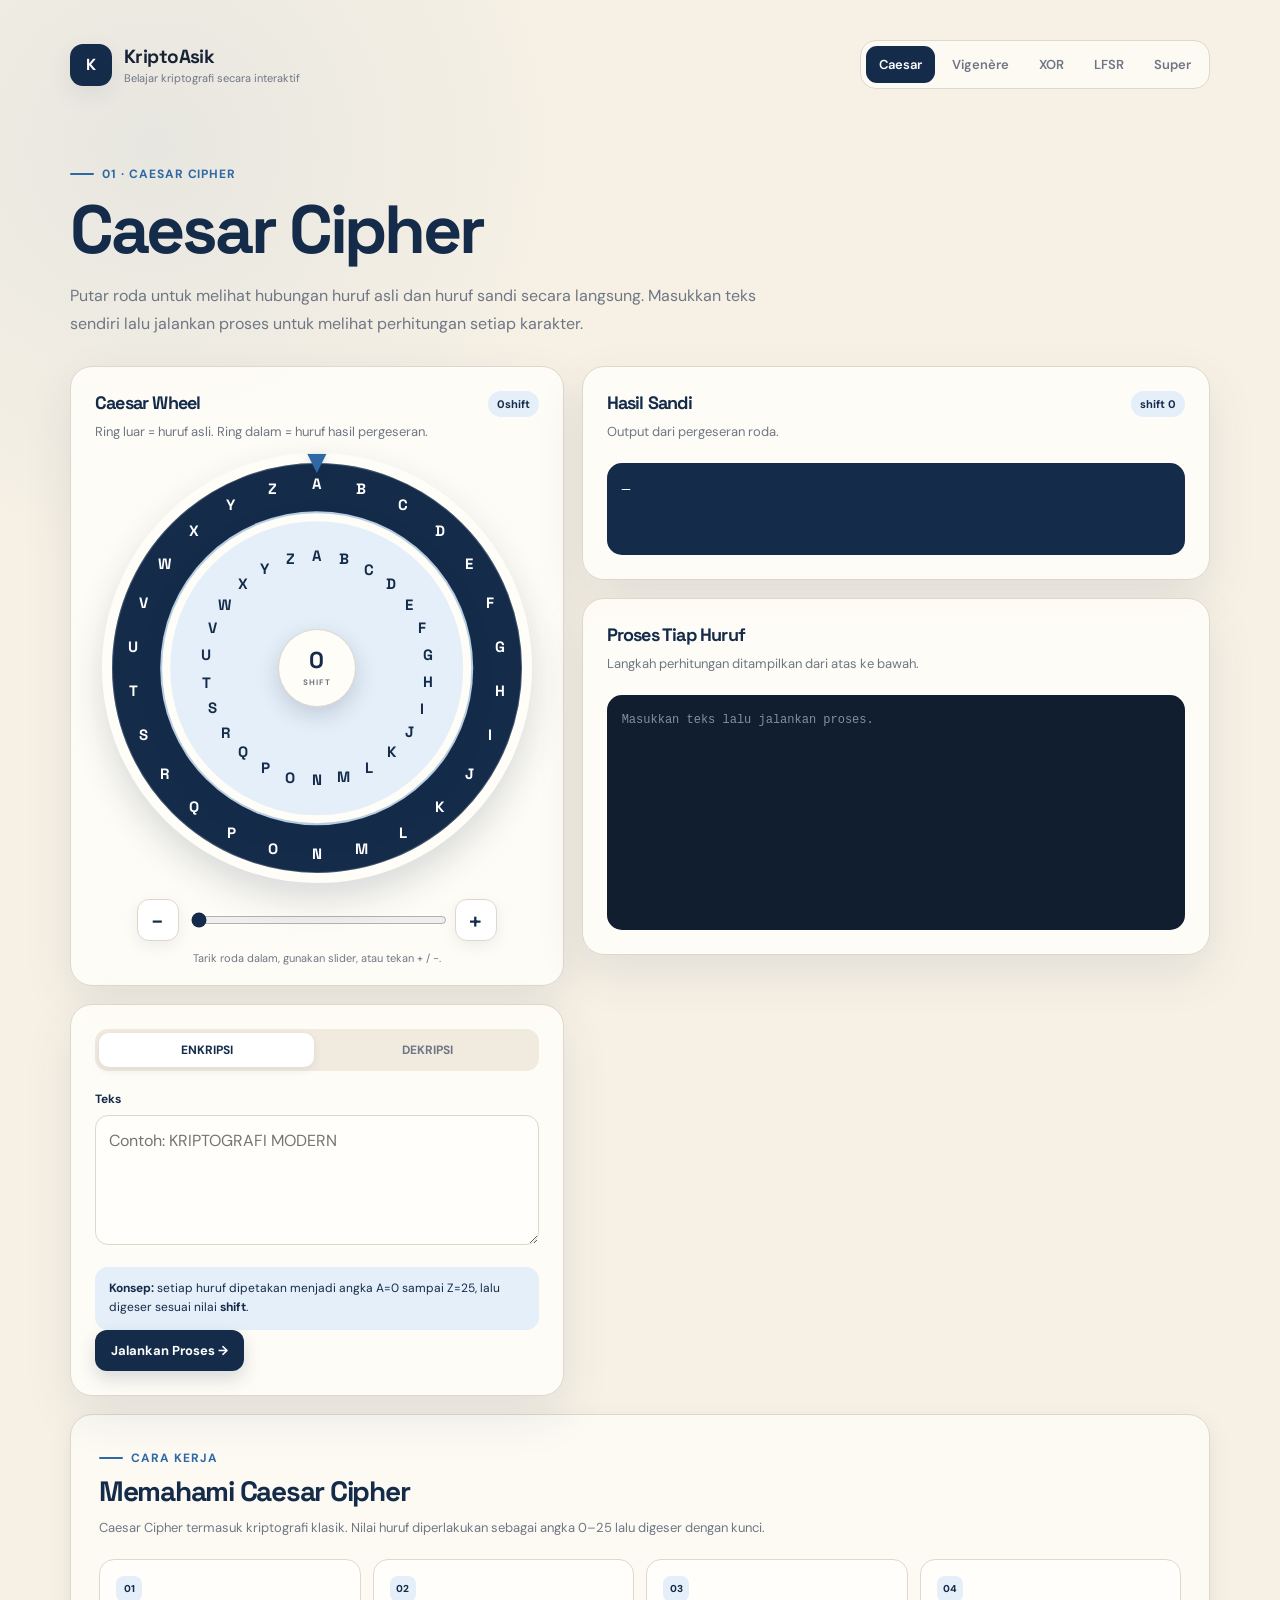
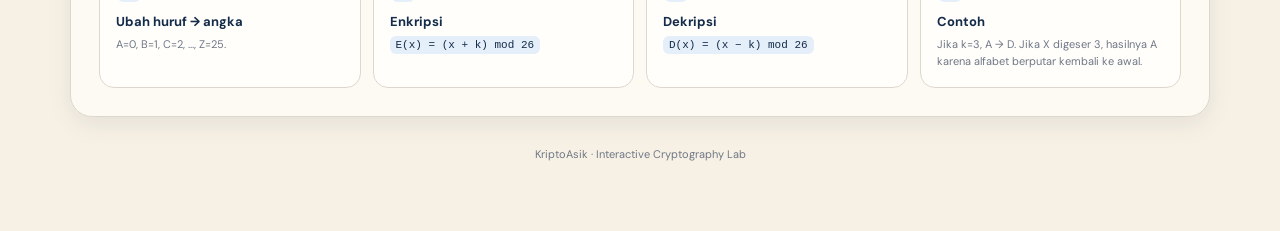
<file: index.html>
<!DOCTYPE html>
<html lang="id">
<head>
  <meta charset="UTF-8">
  <meta name="viewport" content="width=device-width,initial-scale=1.0">
  <title>Caesar Cipher · KriptoAsik</title>
  <link rel="stylesheet" href="./shared/theme.css">
</head>
<body>
<main class="app-shell">
  <header class="topbar">
    <a class="brand" href="./"><div class="brand-mark">K</div><div><strong>KriptoAsik</strong><span>Belajar kriptografi secara interaktif</span></div></a>
    <nav id="nav-slot"></nav>
  </header>

  <section class="hero">
    <div class="eyebrow">01 · Caesar Cipher</div>
    <h1>Caesar Cipher</h1>
    <p>Putar roda untuk melihat hubungan huruf asli dan huruf sandi secara langsung. Masukkan teks sendiri lalu jalankan proses untuk melihat perhitungan setiap karakter.</p>
  </section>

  <div class="workspace">
    <div class="grid">
      <div class="card wheel-card">
        <div class="card-header wheel-heading">
          <div><h3>Caesar Wheel</h3><p>Ring luar = huruf asli. Ring dalam = huruf hasil pergeseran.</p></div>
          <span class="badge"><span id="wheelShift">0</span> shift</span>
        </div>
        <div class="wheel-wrap" id="wheelArea" aria-label="Caesar cipher wheel">
          <div class="wheel outer" id="outerWheel" aria-hidden="true"></div>
          <div class="wheel inner" id="innerWheel" role="slider" aria-label="Caesar shift wheel" tabindex="0"></div>
          <div class="wheel-pointer" aria-hidden="true">▼</div>
          <div class="wheel-center"><strong id="wheelCenterShift">0</strong><span>SHIFT</span></div>
        </div>
        <div class="wheel-controls"><button class="wheel-btn" id="minus" type="button">−</button><input id="shift" type="range" min="0" max="25" value="0" aria-label="Nilai shift Caesar"><button class="wheel-btn" id="plus" type="button">+</button></div>
        <div class="wheel-hint">Tarik roda dalam, gunakan slider, atau tekan + / −.</div>
      </div>

      <div class="card">
        <div class="segment"><button class="active" data-mode="encrypt">ENKRIPSI</button><button data-mode="decrypt">DEKRIPSI</button></div>
        <div class="field"><label for="text">Teks</label><textarea id="text" placeholder="Contoh: KRIPTOGRAFI MODERN"></textarea></div>
        <div class="notice"><strong>Konsep:</strong> setiap huruf dipetakan menjadi angka A=0 sampai Z=25, lalu digeser sesuai nilai <b>shift</b>.</div>
        <button class="btn btn-primary" id="run">Jalankan Proses →</button>
      </div>
    </div>

    <div class="grid caesar-results">
      <div class="card">
        <div class="card-header"><div><h3>Hasil Sandi</h3><p>Output dari pergeseran roda.</p></div><span class="badge" id="shiftBadge">shift 0</span></div>
        <div class="output" id="output">—</div>
      </div>
      <div class="card">
        <div class="card-header"><div><h3>Proses Tiap Huruf</h3><p>Langkah perhitungan ditampilkan dari atas ke bawah.</p></div></div>
        <div class="process-log" id="log"><div class="empty">Masukkan teks lalu jalankan proses.</div></div>
      </div>
    </div>
  </div>

  <section class="learning-card">
    <div class="learning-title"><div class="eyebrow">Cara kerja</div><h2>Memahami Caesar Cipher</h2><p>Caesar Cipher termasuk kriptografi klasik. Nilai huruf diperlakukan sebagai angka 0–25 lalu digeser dengan kunci.</p></div>
    <div class="learning-grid">
      <div class="learning-step"><span>01</span><strong>Ubah huruf → angka</strong><p>A=0, B=1, C=2, …, Z=25.</p></div>
      <div class="learning-step"><span>02</span><strong>Enkripsi</strong><p><code>E(x) = (x + k) mod 26</code></p></div>
      <div class="learning-step"><span>03</span><strong>Dekripsi</strong><p><code>D(x) = (x − k) mod 26</code></p></div>
      <div class="learning-step"><span>04</span><strong>Contoh</strong><p>Jika k=3, A → D. Jika X digeser 3, hasilnya A karena alfabet berputar kembali ke awal.</p></div>
    </div>
  </section>
  <footer class="footer">KriptoAsik · Interactive Cryptography Lab</footer>
</main>
<script type="module" src="./shared/nav.js"></script>
<script type="module">
import {caesarProcess} from "./ciphers/caesar.js";
import {playLog,clearLog} from "./shared/process-log.js";
const outer=document.querySelector("#outerWheel"),inner=document.querySelector("#innerWheel"),shiftInput=document.querySelector("#shift"),shiftText=document.querySelector("#wheelShift"),centerShift=document.querySelector("#wheelCenterShift"),badge=document.querySelector("#shiftBadge"),text=document.querySelector("#text"),output=document.querySelector("#output"),log=document.querySelector("#log");
let shift=0,mode="encrypt",drag=false,startX=0,startShift=0;
function letters(el){el.innerHTML=Array.from({length:26},(_,i)=>`<span style="--i:${i}">${String.fromCharCode(65+i)}</span>`).join("")}
letters(outer);letters(inner);
function render(){inner.style.transform=`translate(-50%,-50%) rotate(${shift*13.8461538}deg)`;shiftInput.value=shift;shiftText.textContent=shift;centerShift.textContent=shift;badge.textContent=`shift ${shift}`}
function setShift(value){shift=((Number(value)%26)+26)%26;render()}
document.querySelector("#minus").onclick=()=>setShift(shift-1);document.querySelector("#plus").onclick=()=>setShift(shift+1);shiftInput.oninput=e=>setShift(e.target.value);
inner.addEventListener("pointerdown",e=>{drag=true;startX=e.clientX;startShift=shift;inner.setPointerCapture(e.pointerId)});inner.addEventListener("pointermove",e=>{if(drag)setShift(startShift+Math.round((e.clientX-startX)/7))});inner.addEventListener("pointerup",()=>drag=false);inner.addEventListener("pointercancel",()=>drag=false);inner.addEventListener("keydown",e=>{if(e.key==="ArrowRight")setShift(shift+1);if(e.key==="ArrowLeft")setShift(shift-1)});
document.querySelectorAll(".segment button").forEach(button=>button.onclick=()=>{document.querySelectorAll(".segment button").forEach(x=>x.classList.remove("active"));button.classList.add("active");mode=button.dataset.mode});
document.querySelector("#run").onclick=async()=>{if(!text.value.trim()){output.textContent="Masukkan teks terlebih dahulu.";clearLog(log,"Belum ada teks yang diproses.");return}try{const r=caesarProcess(text.value,shift,mode);output.textContent=r.result;await playLog(log,r.steps)}catch(error){output.textContent=error.message;clearLog(log,error.message)}};
render();
</script>
</body>
</html>
</file>
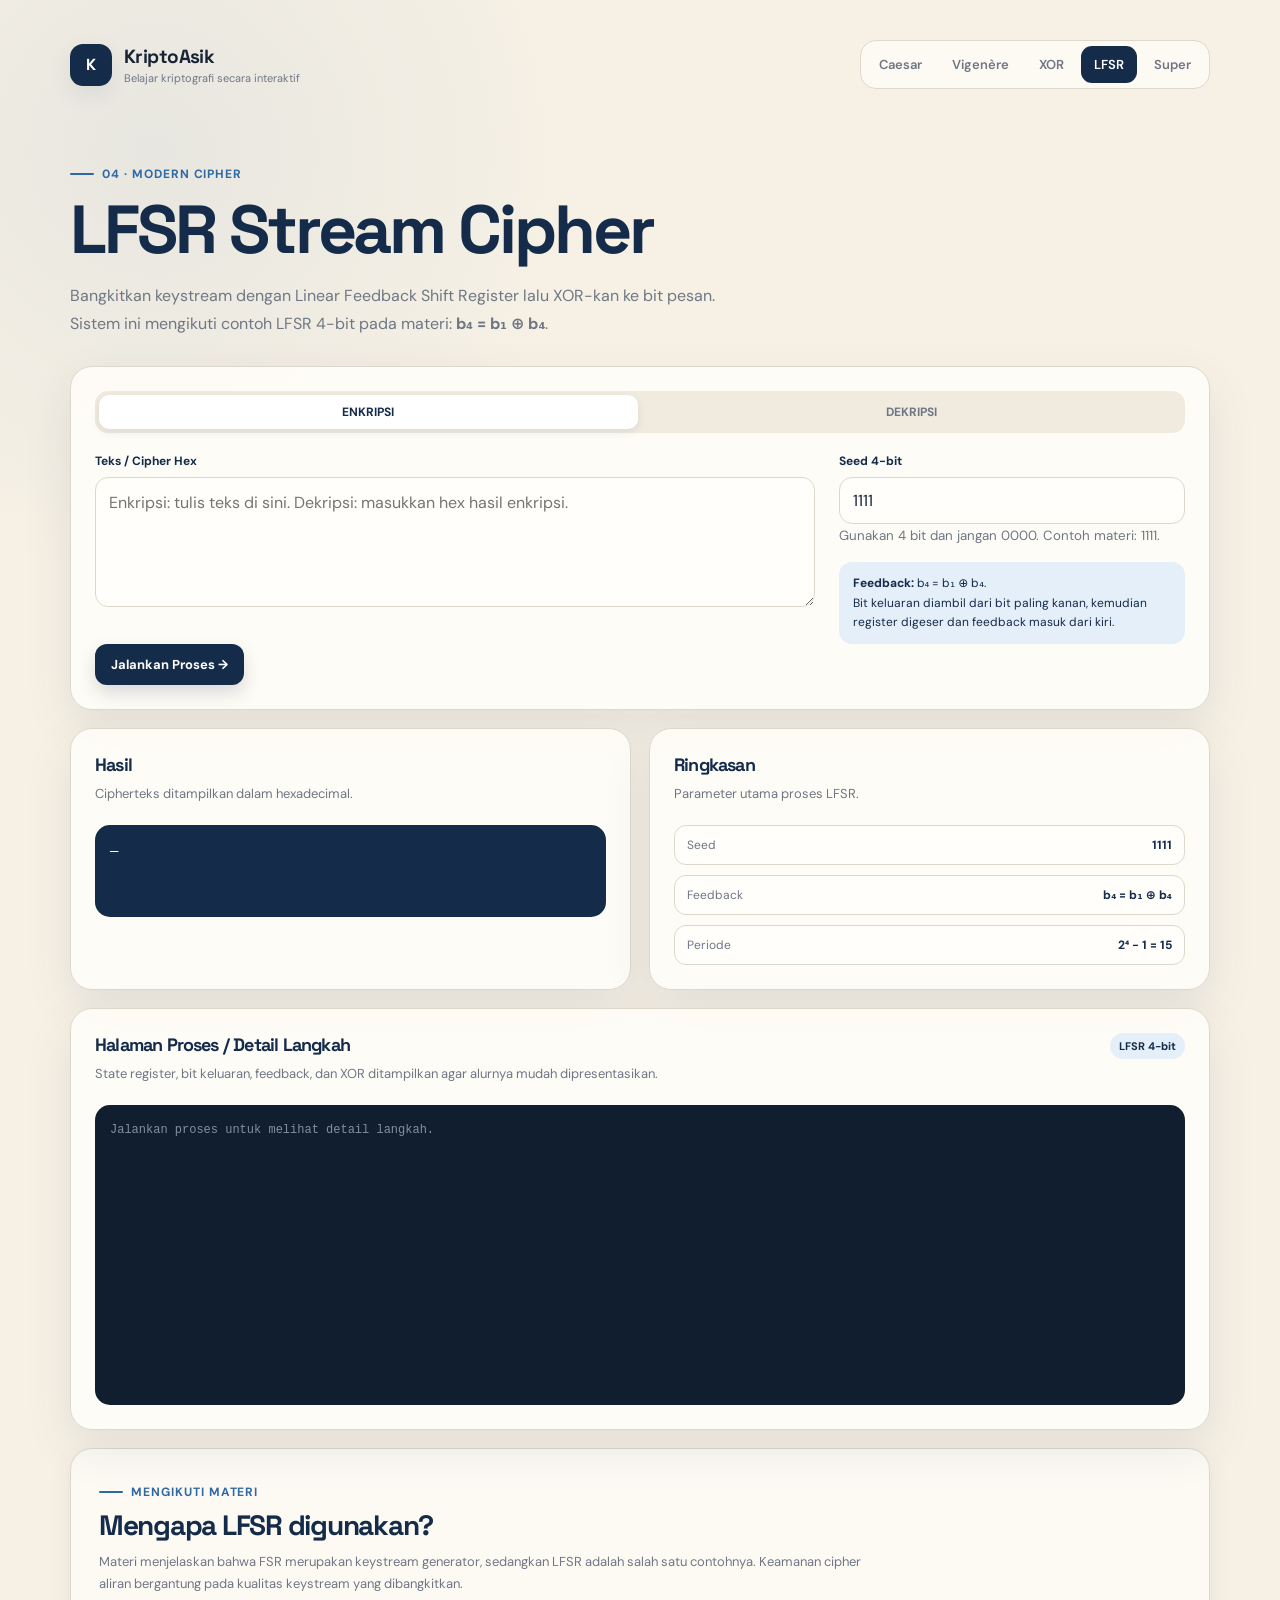
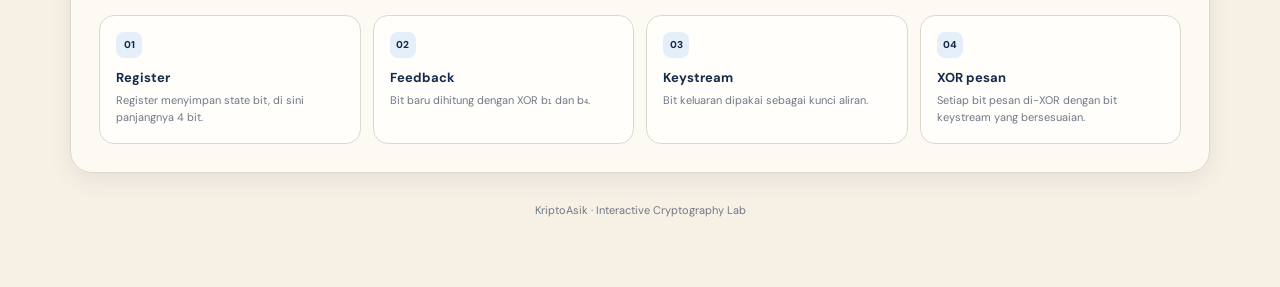
<file: lfsr.html>
<!DOCTYPE html>
<html lang="id">
<head>
<meta charset="UTF-8"><meta name="viewport" content="width=device-width,initial-scale=1.0">
<title>LFSR Stream Cipher · KriptoAsik</title>
<link rel="stylesheet" href="./shared/theme.css">
</head>
<body>
<main class="app-shell">
<header class="topbar">
  <a class="brand" href="./"><div class="brand-mark">K</div><div><strong>KriptoAsik</strong><span>Belajar kriptografi secara interaktif</span></div></a>
  <nav id="nav-slot"></nav>
</header>

<section class="hero">
  <div class="eyebrow">04 · Modern Cipher</div>
  <h1>LFSR Stream Cipher</h1>
  <p>Bangkitkan keystream dengan Linear Feedback Shift Register lalu XOR-kan ke bit pesan. Sistem ini mengikuti contoh LFSR 4-bit pada materi: <b>b₄ = b₁ ⊕ b₄</b>.</p>
</section>

<div class="workspace-single">
  <div class="card">
    <div class="segment">
      <button class="active" data-mode="encrypt">ENKRIPSI</button>
      <button data-mode="decrypt">DEKRIPSI</button>
    </div>

    <div class="form-grid lfsr-form">
      <div class="field">
        <label for="text">Teks / Cipher Hex</label>
        <textarea id="text" placeholder="Enkripsi: tulis teks di sini. Dekripsi: masukkan hex hasil enkripsi."></textarea>
      </div>
      <div>
        <div class="field">
          <label for="seed">Seed 4-bit</label>
          <input id="seed" value="1111" maxlength="4" inputmode="numeric">
          <small class="muted">Gunakan 4 bit dan jangan 0000. Contoh materi: 1111.</small>
        </div>
        <div class="notice">
          <strong>Feedback:</strong> b₄ = b₁ ⊕ b₄.<br>
          Bit keluaran diambil dari bit paling kanan, kemudian register digeser dan feedback masuk dari kiri.
        </div>
      </div>
    </div>

    <button class="btn btn-primary" id="run">Jalankan Proses →</button>
  </div>

  <div class="grid result-grid">
    <div class="card">
      <div class="card-header">
        <div><h3>Hasil</h3><p id="resultHint">Cipherteks ditampilkan dalam hexadecimal.</p></div>
      </div>
      <div class="output" id="output">—</div>
    </div>

    <div class="card">
      <div class="card-header">
        <div><h3>Ringkasan</h3><p>Parameter utama proses LFSR.</p></div>
      </div>
      <div class="summary-list" id="summary">
        <div><span>Seed</span><strong>1111</strong></div>
        <div><span>Feedback</span><strong>b₄ = b₁ ⊕ b₄</strong></div>
        <div><span>Periode</span><strong>2⁴ − 1 = 15</strong></div>
      </div>
    </div>
  </div>

  <div class="card process-card">
    <div class="card-header">
      <div><h3>Halaman Proses / Detail Langkah</h3><p>State register, bit keluaran, feedback, dan XOR ditampilkan agar alurnya mudah dipresentasikan.</p></div>
      <span class="badge">LFSR 4-bit</span>
    </div>
    <div class="process-log tall" id="log"><div class="empty">Jalankan proses untuk melihat detail langkah.</div></div>
  </div>
</div>

<section class="learning-card">
  <div class="learning-title">
    <div class="eyebrow">Mengikuti materi</div>
    <h2>Mengapa LFSR digunakan?</h2>
    <p>Materi menjelaskan bahwa FSR merupakan keystream generator, sedangkan LFSR adalah salah satu contohnya. Keamanan cipher aliran bergantung pada kualitas keystream yang dibangkitkan.</p>
  </div>
  <div class="learning-grid">
    <div class="learning-step"><span>01</span><strong>Register</strong><p>Register menyimpan state bit, di sini panjangnya 4 bit.</p></div>
    <div class="learning-step"><span>02</span><strong>Feedback</strong><p>Bit baru dihitung dengan XOR b₁ dan b₄.</p></div>
    <div class="learning-step"><span>03</span><strong>Keystream</strong><p>Bit keluaran dipakai sebagai kunci aliran.</p></div>
    <div class="learning-step"><span>04</span><strong>XOR pesan</strong><p>Setiap bit pesan di-XOR dengan bit keystream yang bersesuaian.</p></div>
  </div>
</section>

<footer class="footer">KriptoAsik · Interactive Cryptography Lab</footer>
</main>

<script type="module" src="./shared/nav.js"></script>
<script type="module">
import {lfsrProcess} from "./ciphers/lfsr.js";
import {playLog,clearLog} from "./shared/process-log.js";

let mode="encrypt";
const $=s=>document.querySelector(s);
const output=$("#output");
const log=$("#log");

document.querySelectorAll(".segment button").forEach(button=>{
  button.onclick=()=>{
    document.querySelectorAll(".segment button").forEach(x=>x.classList.remove("active"));
    button.classList.add("active");
    mode=button.dataset.mode;
    $("#text").placeholder=mode==="encrypt"
      ?"Enkripsi: tulis teks di sini."
      :"Dekripsi: masukkan hex hasil enkripsi.";
    $("#resultHint").textContent=mode==="encrypt"
      ?"Cipherteks ditampilkan dalam hexadecimal."
      :"Plainteks hasil dekripsi dikembalikan menjadi teks.";
  };
});

$("#run").onclick=async()=>{
  try{
    const r=lfsrProcess($("#text").value,$("#seed").value,mode);
    output.textContent=r.result;
    $("#summary").innerHTML=`
      <div><span>Seed</span><strong>${r.summary.seed}</strong></div>
      <div><span>Feedback</span><strong>b₄ = b₁ ⊕ b₄</strong></div>
      <div><span>Panjang bit</span><strong>${r.summary.length}</strong></div>
      <div><span>Periode teoritis</span><strong>2⁴ − 1 = ${r.summary.period}</strong></div>
    `;
    await playLog(log,r.steps,18);
  }catch(error){
    output.textContent=error.message;
    clearLog(log,error.message);
  }
};
</script>
</body>
</html>
</file>
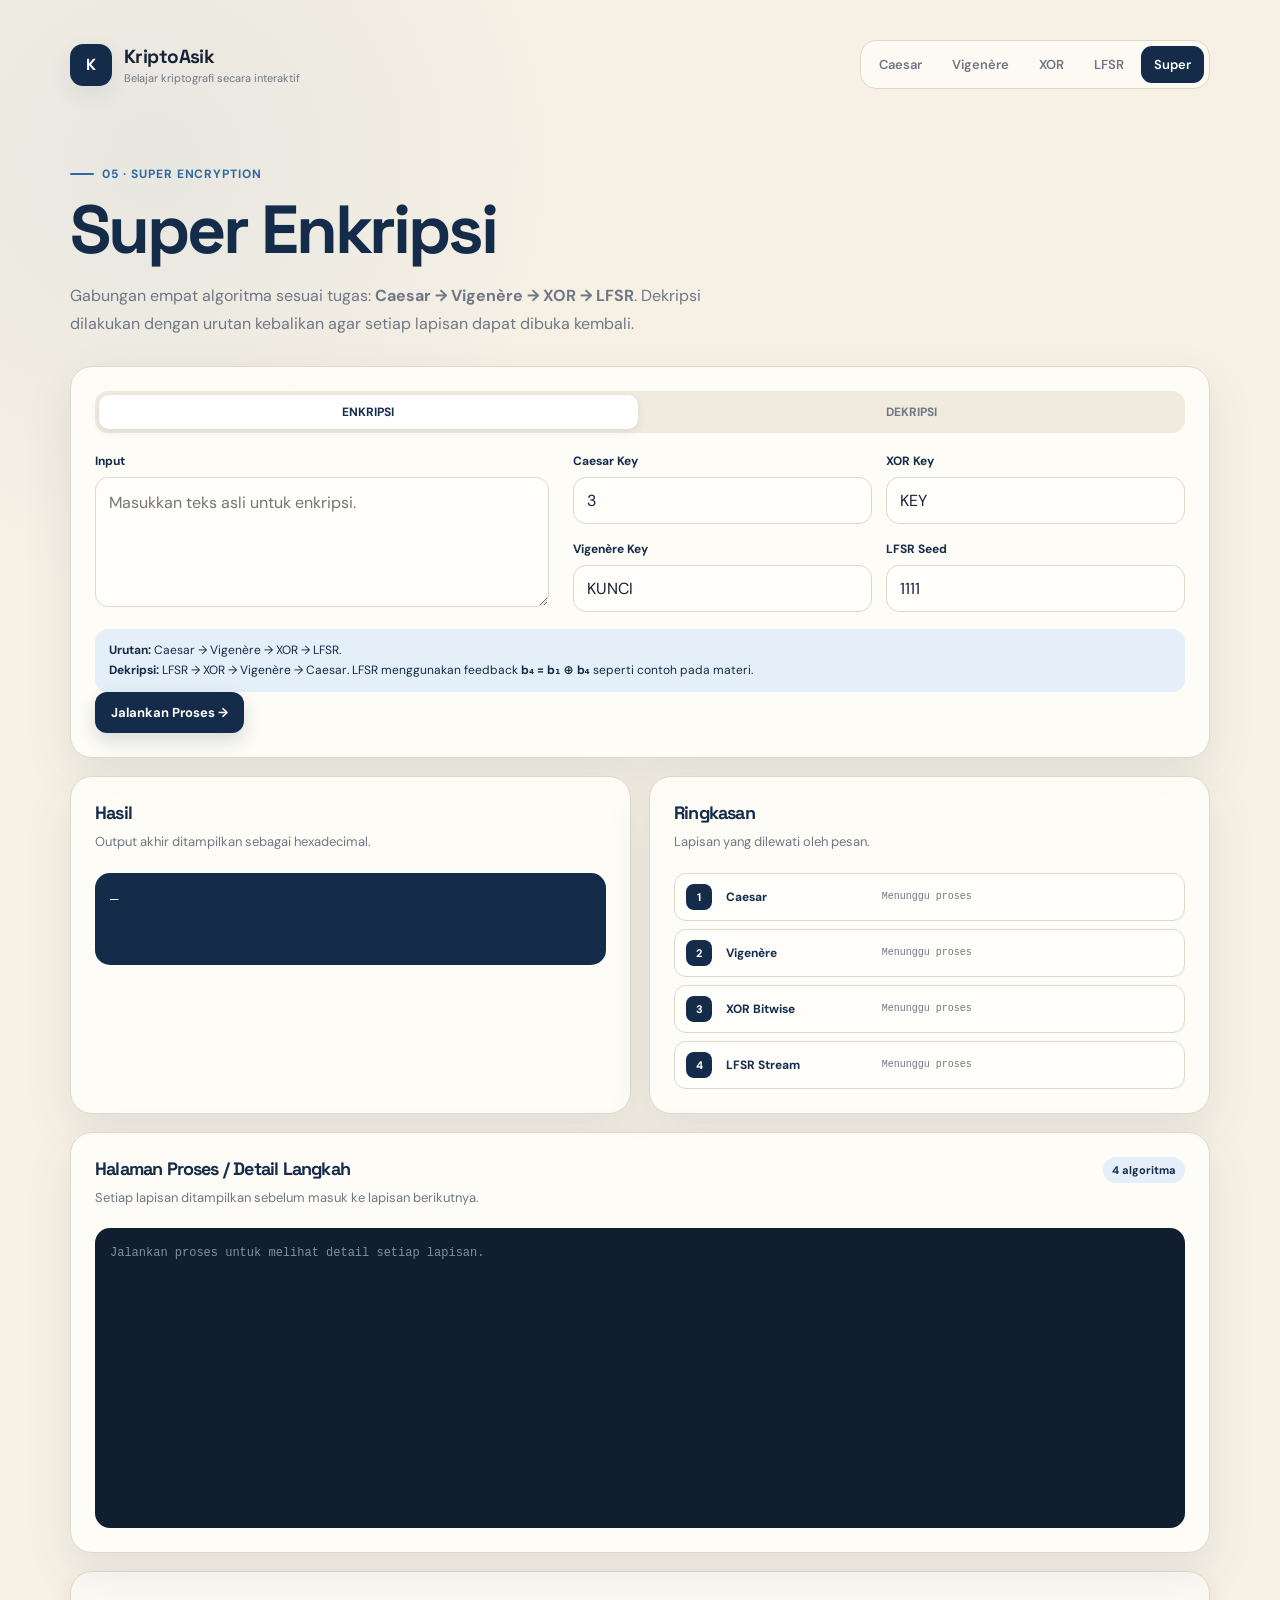
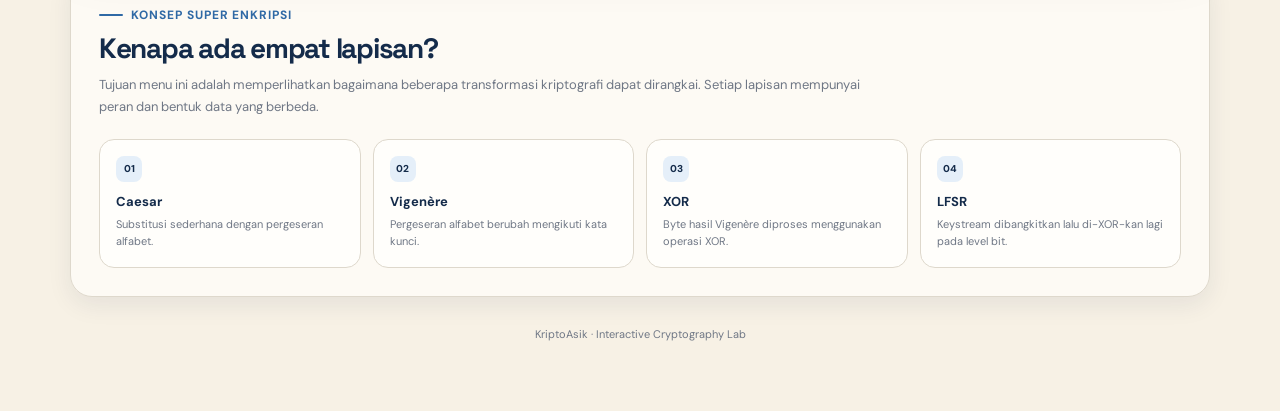
<file: super.html>
<!DOCTYPE html>
<html lang="id">
<head>
<meta charset="UTF-8"><meta name="viewport" content="width=device-width,initial-scale=1.0">
<title>Super Encryption · KriptoAsik</title>
<link rel="stylesheet" href="./shared/theme.css">
</head>
<body>
<main class="app-shell">
<header class="topbar">
  <a class="brand" href="./"><div class="brand-mark">K</div><div><strong>KriptoAsik</strong><span>Belajar kriptografi secara interaktif</span></div></a>
  <nav id="nav-slot"></nav>
</header>

<section class="hero">
  <div class="eyebrow">05 · Super Encryption</div>
  <h1>Super Enkripsi</h1>
  <p>Gabungan empat algoritma sesuai tugas: <b>Caesar → Vigenère → XOR → LFSR</b>. Dekripsi dilakukan dengan urutan kebalikan agar setiap lapisan dapat dibuka kembali.</p>
</section>

<div class="workspace-single">
  <div class="card">
    <div class="segment">
      <button class="active" data-mode="encrypt">ENKRIPSI</button>
      <button data-mode="decrypt">DEKRIPSI</button>
    </div>

    <div class="super-form">
      <div class="field">
        <label for="text">Input</label>
        <textarea id="text" placeholder="Masukkan teks asli untuk enkripsi."></textarea>
      </div>

      <div class="super-keys">
        <div class="field"><label for="shift">Caesar Key</label><input id="shift" type="number" min="0" max="25" value="3"></div>
        <div class="field"><label for="xor">XOR Key</label><input id="xor" value="KEY"></div>
        <div class="field"><label for="vig">Vigenère Key</label><input id="vig" value="KUNCI"></div>
        <div class="field"><label for="seed">LFSR Seed</label><input id="seed" value="1111" maxlength="4" inputmode="numeric"></div>
      </div>
    </div>

    <div class="notice">
      <strong>Urutan:</strong> Caesar → Vigenère → XOR → LFSR.
      <br><strong>Dekripsi:</strong> LFSR → XOR → Vigenère → Caesar.
      LFSR menggunakan feedback <b>b₄ = b₁ ⊕ b₄</b> seperti contoh pada materi.
    </div>

    <button class="btn btn-primary" id="run">Jalankan Proses →</button>
  </div>

  <div class="grid result-grid">
    <div class="card">
      <div class="card-header">
        <div><h3>Hasil</h3><p id="resultHint">Output akhir ditampilkan sebagai hexadecimal.</p></div>
      </div>
      <div class="output" id="output">—</div>
    </div>

    <div class="card">
      <div class="card-header">
        <div><h3>Ringkasan</h3><p>Lapisan yang dilewati oleh pesan.</p></div>
      </div>
      <div class="stage-list" id="stages">
        <div class="stage-row"><span>1</span><strong>Caesar</strong><em>Menunggu proses</em></div>
        <div class="stage-row"><span>2</span><strong>Vigenère</strong><em>Menunggu proses</em></div>
        <div class="stage-row"><span>3</span><strong>XOR Bitwise</strong><em>Menunggu proses</em></div>
        <div class="stage-row"><span>4</span><strong>LFSR Stream</strong><em>Menunggu proses</em></div>
      </div>
    </div>
  </div>

  <div class="card process-card">
    <div class="card-header">
      <div><h3>Halaman Proses / Detail Langkah</h3><p>Setiap lapisan ditampilkan sebelum masuk ke lapisan berikutnya.</p></div>
      <span class="badge">4 algoritma</span>
    </div>
    <div class="process-log tall" id="log"><div class="empty">Jalankan proses untuk melihat detail setiap lapisan.</div></div>
  </div>
</div>

<section class="learning-card">
  <div class="learning-title">
    <div class="eyebrow">Konsep super enkripsi</div>
    <h2>Kenapa ada empat lapisan?</h2>
    <p>Tujuan menu ini adalah memperlihatkan bagaimana beberapa transformasi kriptografi dapat dirangkai. Setiap lapisan mempunyai peran dan bentuk data yang berbeda.</p>
  </div>
  <div class="learning-grid">
    <div class="learning-step"><span>01</span><strong>Caesar</strong><p>Substitusi sederhana dengan pergeseran alfabet.</p></div>
    <div class="learning-step"><span>02</span><strong>Vigenère</strong><p>Pergeseran alfabet berubah mengikuti kata kunci.</p></div>
    <div class="learning-step"><span>03</span><strong>XOR</strong><p>Byte hasil Vigenère diproses menggunakan operasi XOR.</p></div>
    <div class="learning-step"><span>04</span><strong>LFSR</strong><p>Keystream dibangkitkan lalu di-XOR-kan lagi pada level bit.</p></div>
  </div>
</section>

<footer class="footer">KriptoAsik · Interactive Cryptography Lab</footer>
</main>

<script type="module" src="./shared/nav.js"></script>
<script type="module">
import {superEncrypt,superDecrypt} from "./ciphers/super.js";
import {playLog,clearLog} from "./shared/process-log.js";

let mode="encrypt";
const $=s=>document.querySelector(s);
const output=$("#output");
const log=$("#log");

document.querySelectorAll(".segment button").forEach(button=>{
  button.onclick=()=>{
    document.querySelectorAll(".segment button").forEach(x=>x.classList.remove("active"));
    button.classList.add("active");
    mode=button.dataset.mode;
    $("#text").placeholder=mode==="encrypt"
      ?"Masukkan teks asli untuk enkripsi."
      :"Masukkan cipher hex hasil enkripsi.";
    $("#resultHint").textContent=mode==="encrypt"
      ?"Output akhir ditampilkan sebagai hexadecimal."
      :"Teks hasil dekripsi dikembalikan ke bentuk semula.";
  };
});

function renderStages(stages){
  $("#stages").innerHTML=stages.map((stage,index)=>`
    <div class="stage-row">
      <span>${index+1}</span>
      <strong>${stage[0]}</strong>
      <em>${stage[1]}</em>
    </div>
  `).join("");
}

$("#run").onclick=async()=>{
  try{
    const args=[$("#text").value,$("#shift").value,$("#vig").value,$("#xor").value,$("#seed").value];
    const r=mode==="encrypt"?superEncrypt(...args):superDecrypt(...args);
    output.textContent=r.result;
    renderStages(r.stages);
    await playLog(log,r.steps,30);
  }catch(error){
    output.textContent=error.message;
    clearLog(log,error.message);
  }
};
</script>
</body>
</html>
</file>
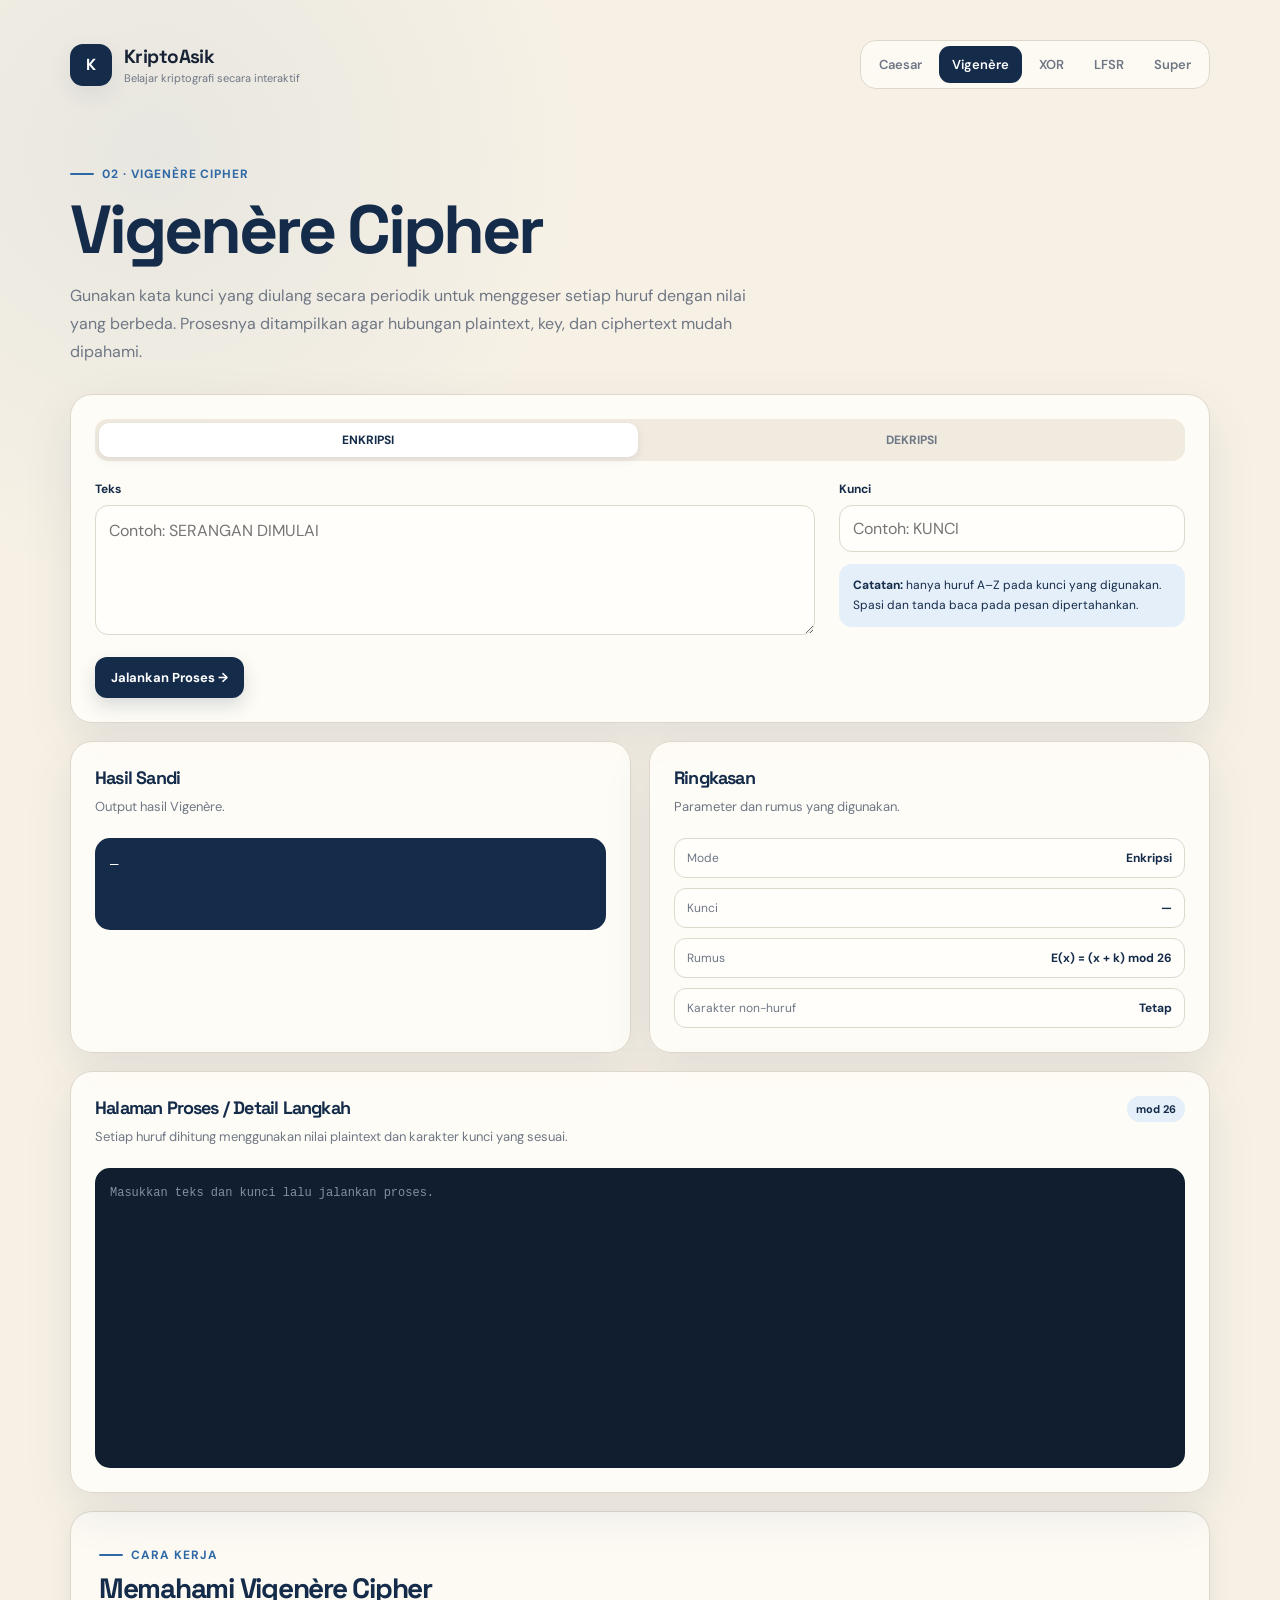
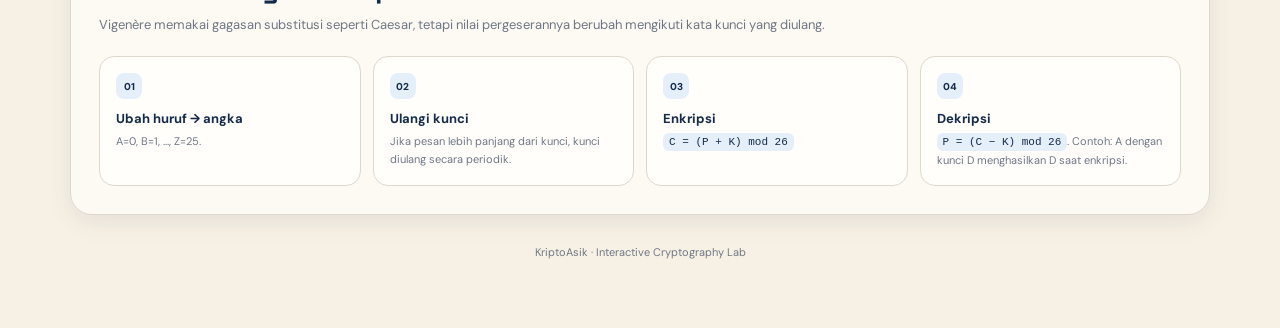
<file: vigenere.html>
<!DOCTYPE html>
<html lang="id"><head><meta charset="UTF-8"><meta name="viewport" content="width=device-width,initial-scale=1.0"><title>Vigenère Cipher · KriptoAsik</title><link rel="stylesheet" href="./shared/theme.css"></head>
<body><main class="app-shell">
<header class="topbar"><a class="brand" href="./"><div class="brand-mark">K</div><div><strong>KriptoAsik</strong><span>Belajar kriptografi secara interaktif</span></div></a><nav id="nav-slot"></nav></header>
<section class="hero"><div class="eyebrow">02 · Vigenère Cipher</div><h1>Vigenère Cipher</h1><p>Gunakan kata kunci yang diulang secara periodik untuk menggeser setiap huruf dengan nilai yang berbeda. Prosesnya ditampilkan agar hubungan plaintext, key, dan ciphertext mudah dipahami.</p></section>
<div class="workspace-single">
  <div class="card"><div class="segment"><button class="active" data-mode="encrypt">ENKRIPSI</button><button data-mode="decrypt">DEKRIPSI</button></div>
    <div class="form-grid vigenere-form"><div class="field"><label for="text">Teks</label><textarea id="text" placeholder="Contoh: SERANGAN DIMULAI"></textarea></div><div class="field"><label for="key">Kunci</label><input id="key" placeholder="Contoh: KUNCI"><div class="notice" style="margin-top:12px"><strong>Catatan:</strong> hanya huruf A–Z pada kunci yang digunakan. Spasi dan tanda baca pada pesan dipertahankan.</div></div></div>
    <button class="btn btn-primary" id="run">Jalankan Proses →</button>
  </div>
  <div class="grid result-grid"><div class="card"><div class="card-header"><div><h3>Hasil Sandi</h3><p id="resultHint">Output hasil Vigenère.</p></div></div><div class="output" id="output">—</div></div>
    <div class="card"><div class="card-header"><div><h3>Ringkasan</h3><p>Parameter dan rumus yang digunakan.</p></div></div><div class="summary-list" id="summary"><div><span>Mode</span><strong>Enkripsi</strong></div><div><span>Kunci</span><strong>—</strong></div><div><span>Rumus</span><strong>E(x) = (x + k) mod 26</strong></div><div><span>Karakter non-huruf</span><strong>Tetap</strong></div></div></div></div>
  <div class="card process-card"><div class="card-header"><div><h3>Halaman Proses / Detail Langkah</h3><p>Setiap huruf dihitung menggunakan nilai plaintext dan karakter kunci yang sesuai.</p></div><span class="badge">mod 26</span></div><div class="process-log tall" id="log"><div class="empty">Jalankan proses untuk melihat detail langkah.</div></div></div>
</div>
<section class="learning-card"><div class="learning-title"><div class="eyebrow">Cara kerja</div><h2>Memahami Vigenère Cipher</h2><p>Vigenère memakai gagasan substitusi seperti Caesar, tetapi nilai pergeserannya berubah mengikuti kata kunci yang diulang.</p></div>
<div class="learning-grid"><div class="learning-step"><span>01</span><strong>Ubah huruf → angka</strong><p>A=0, B=1, …, Z=25.</p></div><div class="learning-step"><span>02</span><strong>Ulangi kunci</strong><p>Jika pesan lebih panjang dari kunci, kunci diulang secara periodik.</p></div><div class="learning-step"><span>03</span><strong>Enkripsi</strong><p><code>C = (P + K) mod 26</code></p></div><div class="learning-step"><span>04</span><strong>Dekripsi</strong><p><code>P = (C − K) mod 26</code>. Contoh: A dengan kunci D menghasilkan D saat enkripsi.</p></div></div></section>
<footer class="footer">KriptoAsik · Interactive Cryptography Lab</footer></main>
<script type="module" src="./shared/nav.js"></script><script type="module">
import{vigenereProcess}from"./ciphers/vigenere.js";import{playLog,clearLog}from"./shared/process-log.js";let mode="encrypt";const $=s=>document.querySelector(s),out=$("#output"),log=$("#log");
document.querySelectorAll(".segment button").forEach(b=>b.onclick=()=>{document.querySelectorAll(".segment button").forEach(x=>x.classList.remove("active"));b.classList.add("active");mode=b.dataset.mode;$("#resultHint").textContent=mode==="encrypt"?"Output hasil Vigenère.":"Output setelah kunci dibalik."});
$("#run").onclick=async()=>{try{const text=$("#text").value,key=$("#key").value;const r=vigenereProcess(text,key,mode);out.textContent=r.result;$("#summary").innerHTML=`<div><span>Mode</span><strong>${mode==="encrypt"?"Enkripsi":"Dekripsi"}</strong></div><div><span>Kunci</span><strong>${key.toUpperCase().replace(/[^A-Z]/g,"")||"—"}</strong></div><div><span>Rumus</span><strong>${mode==="encrypt"?"C = (P + K) mod 26":"P = (C − K) mod 26"}</strong></div><div><span>Karakter non-huruf</span><strong>Tetap</strong></div>`;await playLog(log,r.steps,24)}catch(e){out.textContent=e.message;clearLog(log,e.message)}};clearLog(log,"Masukkan teks dan kunci lalu jalankan proses.");
</script></body></html>
</file>
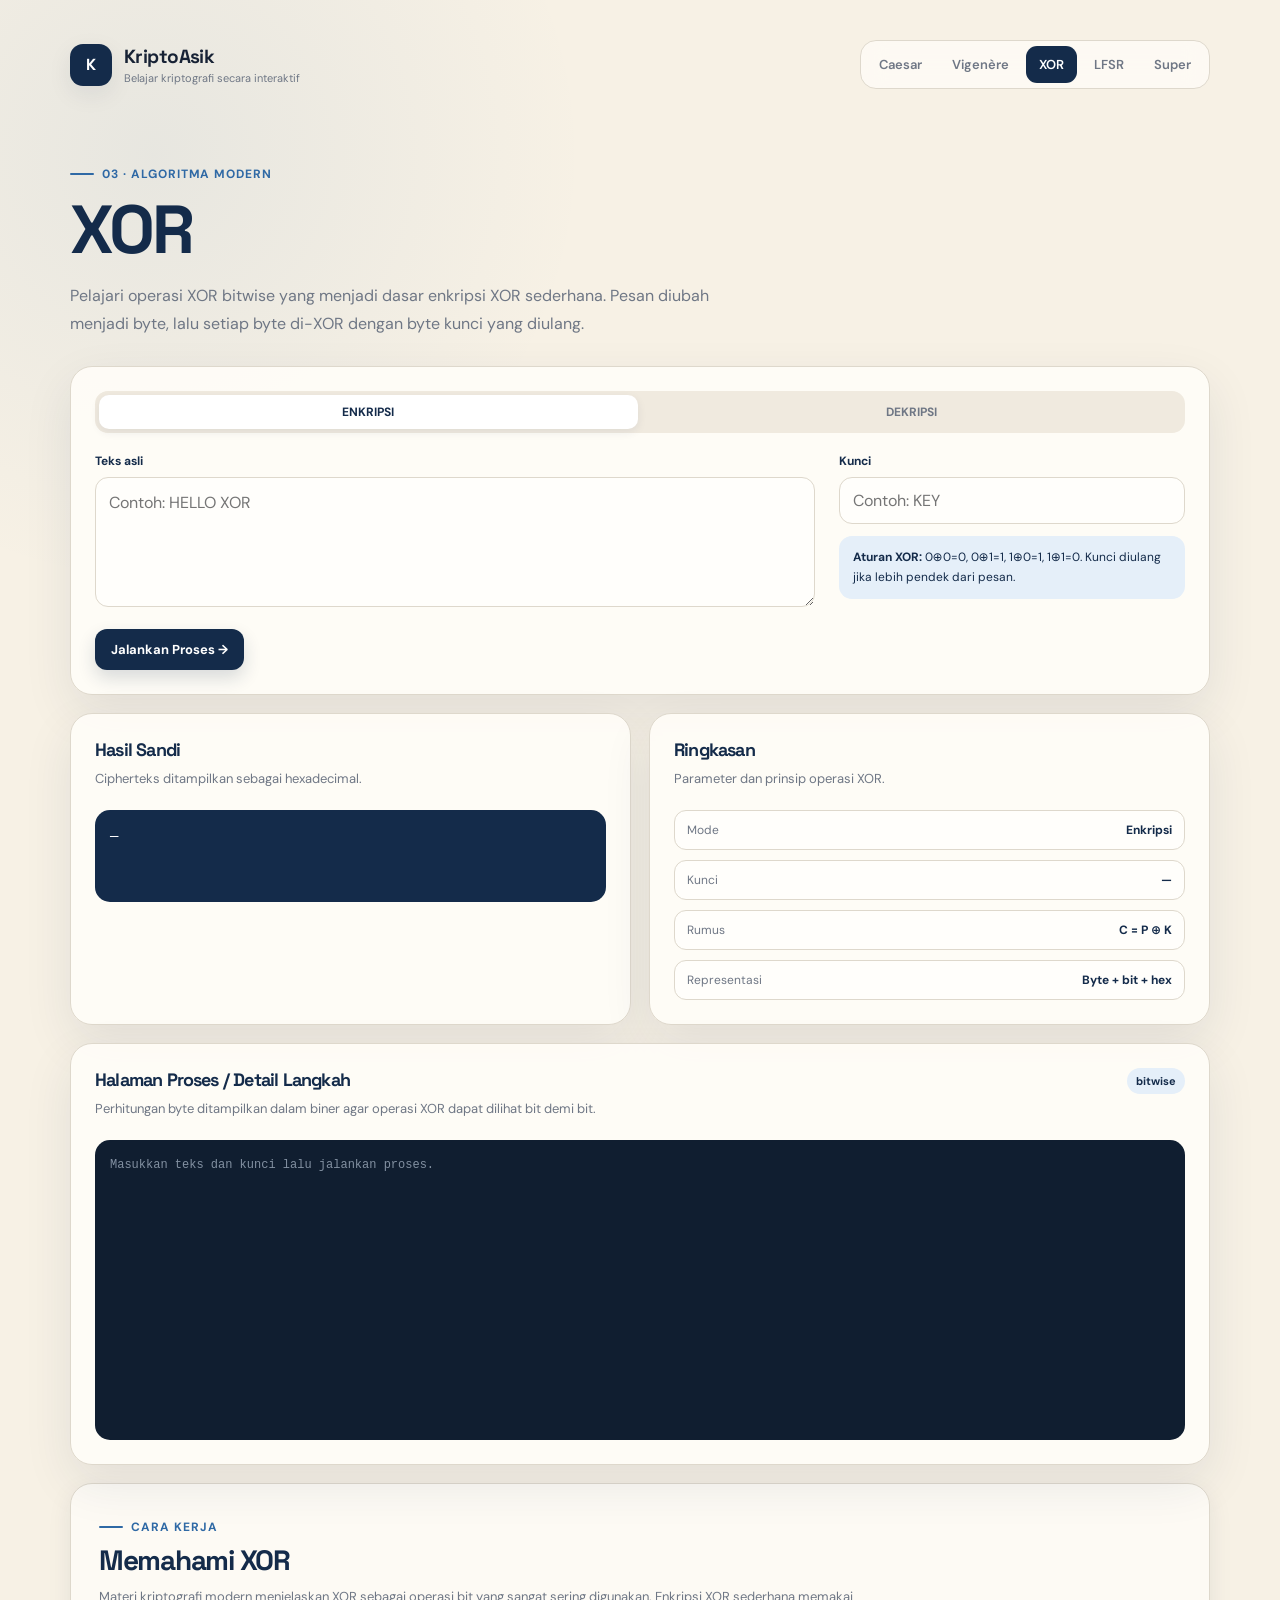
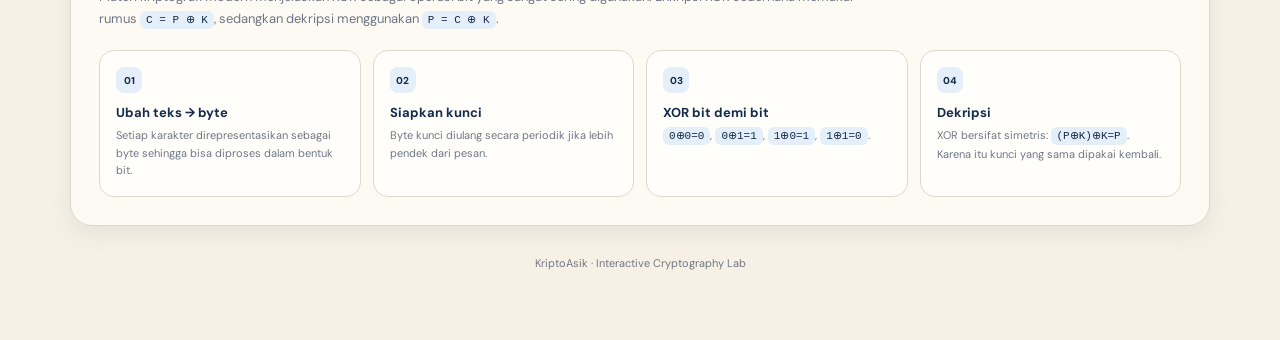
<file: xor.html>
<!DOCTYPE html>
<html lang="id"><head><meta charset="UTF-8"><meta name="viewport" content="width=device-width,initial-scale=1.0"><title>XOR · KriptoAsik</title><link rel="stylesheet" href="./shared/theme.css"></head>
<body><main class="app-shell">
<header class="topbar"><a class="brand" href="./"><div class="brand-mark">K</div><div><strong>KriptoAsik</strong><span>Belajar kriptografi secara interaktif</span></div></a><nav id="nav-slot"></nav></header>
<section class="hero"><div class="eyebrow">03 · Algoritma Modern</div><h1>XOR</h1><p>Pelajari operasi XOR bitwise yang menjadi dasar enkripsi XOR sederhana. Pesan diubah menjadi byte, lalu setiap byte di-XOR dengan byte kunci yang diulang.</p></section>
<div class="workspace-single">
  <div class="card"><div class="segment"><button class="active" data-mode="encrypt">ENKRIPSI</button><button data-mode="decrypt">DEKRIPSI</button></div>
    <div class="form-grid xor-form"><div class="field"><label id="textLabel" for="text">Teks asli</label><textarea id="text" placeholder="Contoh: HELLO XOR"></textarea></div><div class="field"><label for="key">Kunci</label><input id="key" placeholder="Contoh: KEY"><div class="notice" style="margin-top:12px"><strong>Aturan XOR:</strong> 0⊕0=0, 0⊕1=1, 1⊕0=1, 1⊕1=0. Kunci diulang jika lebih pendek dari pesan.</div></div></div>
    <button class="btn btn-primary" id="run">Jalankan Proses →</button>
  </div>
  <div class="grid result-grid"><div class="card"><div class="card-header"><div><h3>Hasil Sandi</h3><p id="resultHint">Cipherteks ditampilkan sebagai hexadecimal.</p></div></div><div class="output" id="output">—</div></div>
    <div class="card"><div class="card-header"><div><h3>Ringkasan</h3><p>Parameter dan prinsip operasi XOR.</p></div></div><div class="summary-list" id="summary"><div><span>Mode</span><strong>Enkripsi</strong></div><div><span>Kunci</span><strong>—</strong></div><div><span>Rumus</span><strong>C = P ⊕ K</strong></div><div><span>Representasi</span><strong>Byte + bit + hex</strong></div></div></div></div>
  <div class="card process-card"><div class="card-header"><div><h3>Halaman Proses / Detail Langkah</h3><p>Perhitungan byte ditampilkan dalam biner agar operasi XOR dapat dilihat bit demi bit.</p></div><span class="badge">bitwise</span></div><div class="process-log tall" id="log"><div class="empty">Jalankan proses untuk melihat detail XOR.</div></div></div>
</div>
<section class="learning-card"><div class="learning-title"><div class="eyebrow">Cara kerja</div><h2>Memahami XOR</h2><p>Materi kriptografi modern menjelaskan XOR sebagai operasi bit yang sangat sering digunakan. Enkripsi XOR sederhana memakai rumus <code>C = P ⊕ K</code>, sedangkan dekripsi menggunakan <code>P = C ⊕ K</code>.</p></div>
<div class="learning-grid"><div class="learning-step"><span>01</span><strong>Ubah teks → byte</strong><p>Setiap karakter direpresentasikan sebagai byte sehingga bisa diproses dalam bentuk bit.</p></div><div class="learning-step"><span>02</span><strong>Siapkan kunci</strong><p>Byte kunci diulang secara periodik jika lebih pendek dari pesan.</p></div><div class="learning-step"><span>03</span><strong>XOR bit demi bit</strong><p><code>0⊕0=0</code>, <code>0⊕1=1</code>, <code>1⊕0=1</code>, <code>1⊕1=0</code>.</p></div><div class="learning-step"><span>04</span><strong>Dekripsi</strong><p>XOR bersifat simetris: <code>(P⊕K)⊕K=P</code>. Karena itu kunci yang sama dipakai kembali.</p></div></div></section>
<footer class="footer">KriptoAsik · Interactive Cryptography Lab</footer></main>
<script type="module" src="./shared/nav.js"></script><script type="module">
import{xorEncrypt,xorDecrypt}from"./ciphers/xor.js";import{playLog,clearLog}from"./shared/process-log.js";let mode="encrypt";const $=s=>document.querySelector(s),out=$("#output"),log=$("#log");
document.querySelectorAll(".segment button").forEach(b=>b.onclick=()=>{document.querySelectorAll(".segment button").forEach(x=>x.classList.remove("active"));b.classList.add("active");mode=b.dataset.mode;$("#textLabel").textContent=mode==="encrypt"?"Teks asli":"Cipher hex";$("#text").placeholder=mode==="encrypt"?"Contoh: HELLO XOR":"Contoh: masukkan hex hasil enkripsi";$("#resultHint").textContent=mode==="encrypt"?"Cipherteks ditampilkan sebagai hexadecimal.":"Plainteks hasil XOR dikembalikan menjadi teks."});
$("#run").onclick=async()=>{try{const key=$("#key").value;if(!key.trim())throw new Error("Masukkan kunci terlebih dahulu.");const r=mode==="encrypt"?xorEncrypt($("#text").value,key):xorDecrypt($("#text").value,key);out.textContent=r.result;$("#summary").innerHTML=`<div><span>Mode</span><strong>${mode==="encrypt"?"Enkripsi":"Dekripsi"}</strong></div><div><span>Kunci</span><strong>${key}</strong></div><div><span>Rumus</span><strong>${mode==="encrypt"?"C = P ⊕ K":"P = C ⊕ K"}</strong></div><div><span>Representasi</span><strong>Byte + bit + hex</strong></div>`;await playLog(log,r.steps,28)}catch(e){out.textContent=e.message;clearLog(log,e.message)}};clearLog(log,"Masukkan teks dan kunci lalu jalankan proses.");
</script></body></html>
</file>
<file: shared/theme.css>
@import url('https://fonts.googleapis.com/css2?family=DM+Sans:wght@400;500;600;700&family=Space+Grotesk:wght@500;600;700&display=swap');

:root{
  --cream:#f7f1e5;
  --cream-2:#fffaf1;
  --paper:#fffdf8;
  --navy:#142b4a;
  --navy-2:#1e426d;
  --blue:#2f69a5;
  --blue-soft:#e5eff9;
  --ink:#172235;
  --muted:#6f7785;
  --line:#ded8cc;
  --success:#2f7658;
  --danger:#b34e4e;
  --shadow:0 18px 50px rgba(20,43,74,.09);
  --shadow-sm:0 8px 24px rgba(20,43,74,.08);
  --radius:22px;
}
*{box-sizing:border-box}
html{scroll-behavior:smooth}
body{
  margin:0; min-height:100vh; color:var(--ink);
  background:radial-gradient(circle at 12% 8%,rgba(47,105,165,.08),transparent 27rem),var(--cream);
  font-family:'DM Sans',system-ui,sans-serif;
}
button,input,textarea,select{font:inherit}
button{cursor:pointer}
a{color:inherit}
.app-shell{max-width:1180px;margin:auto;padding:28px 20px 70px}
.topbar{
  display:flex;align-items:center;justify-content:space-between;gap:24px;
  padding:12px 0 28px;
}
.brand{display:flex;align-items:center;gap:12px;text-decoration:none}
.brand-mark{
  width:42px;height:42px;border-radius:13px;background:var(--navy);color:#fff;
  display:grid;place-items:center;font-family:'Space Grotesk';font-weight:700;box-shadow:var(--shadow-sm)
}
.brand strong{font-family:'Space Grotesk';font-size:19px;letter-spacing:-.03em}
.brand span{display:block;color:var(--muted);font-size:11px;margin-top:2px}
.main-nav{
  display:flex;align-items:center;gap:4px;padding:5px;border:1px solid var(--line);
  background:rgba(255,253,248,.72);backdrop-filter:blur(12px);border-radius:16px;overflow:auto;
}
.main-nav a{white-space:nowrap;text-decoration:none;padding:10px 13px;border-radius:11px;color:var(--muted);font-size:13px;font-weight:600;transition:.2s}
.main-nav a:hover{color:var(--navy);background:var(--blue-soft)}
.main-nav a.active{background:var(--navy);color:#fff}
.hero{padding:42px 0 28px;max-width:850px}
.eyebrow{display:inline-flex;align-items:center;gap:8px;color:var(--blue);font-size:12px;font-weight:700;letter-spacing:.08em;text-transform:uppercase}
.eyebrow::before{content:'';width:24px;height:2px;background:var(--blue);border-radius:2px}
h1,h2,h3{font-family:'Space Grotesk',sans-serif;letter-spacing:-.045em;color:var(--navy)}
h1{font-size:clamp(40px,6vw,68px);line-height:1.02;margin:13px 0 18px}
h2{font-size:28px;margin:0 0 8px}
h3{font-size:18px;margin:0 0 8px}
.hero p{max-width:690px;color:var(--muted);font-size:16px;line-height:1.75;margin:0}
.grid{display:grid;gap:18px}
.grid-2{grid-template-columns:repeat(2,minmax(0,1fr))}
.workspace{display:grid;grid-template-columns:minmax(0,.88fr) minmax(0,1.12fr);gap:18px;align-items:start}
.card{
  background:rgba(255,253,248,.92);border:1px solid var(--line);border-radius:var(--radius);
  box-shadow:var(--shadow);padding:24px;
}
.card.soft{background:rgba(255,250,241,.72);box-shadow:none}
.card-header{display:flex;justify-content:space-between;align-items:flex-start;gap:16px;margin-bottom:20px}
.card-header p{color:var(--muted);font-size:13px;line-height:1.6;margin:0}
.field{margin:0 0 17px}
label{display:block;font-size:12px;font-weight:700;color:var(--navy);margin-bottom:8px}
input,textarea,select{
  width:100%;border:1px solid var(--line);background:#fffefb;color:var(--ink);
  border-radius:13px;padding:12px 13px;outline:none;transition:.2s;
}
input:focus,textarea:focus,select:focus{border-color:var(--blue);box-shadow:0 0 0 4px rgba(47,105,165,.1)}
textarea{min-height:130px;resize:vertical;line-height:1.6}
.row{display:flex;gap:10px;align-items:center}
.btn{
  border:0;border-radius:12px;padding:12px 16px;font-weight:700;font-size:13px;transition:transform .2s,box-shadow .2s,background .2s;
}
.btn:hover{transform:translateY(-1px)}
.btn-primary{background:var(--navy);color:#fff;box-shadow:0 8px 18px rgba(20,43,74,.16)}
.btn-primary:hover{background:var(--navy-2)}
.btn-ghost{background:var(--blue-soft);color:var(--navy)}
.btn-light{background:#fff;border:1px solid var(--line);color:var(--navy)}
.btn:disabled{opacity:.55;cursor:not-allowed;transform:none}
.segment{display:flex;gap:5px;background:#f0eadf;border-radius:13px;padding:4px;margin-bottom:20px}
.segment button{flex:1;border:0;background:transparent;border-radius:10px;padding:9px;color:var(--muted);font-weight:700;font-size:12px}
.segment button.active{background:#fff;color:var(--navy);box-shadow:0 3px 10px rgba(20,43,74,.08)}
.output{
  min-height:92px;background:var(--navy);color:#fff;border-radius:15px;padding:15px;
  font-family:ui-monospace,SFMono-Regular,Menlo,monospace;font-size:14px;line-height:1.7;
  white-space:pre-wrap;word-break:break-word;
}
.badge{display:inline-flex;padding:6px 9px;border-radius:999px;background:var(--blue-soft);color:var(--navy);font-size:11px;font-weight:700}
.muted{color:var(--muted)}
.process-log{
  background:#101e30;color:#dce9f7;border-radius:15px;padding:15px;min-height:235px;
  max-height:360px;overflow:auto;font-family:ui-monospace,SFMono-Regular,Menlo,monospace;font-size:12px;line-height:1.7;
}
.process-line{padding:5px 0;border-bottom:1px solid rgba(255,255,255,.06);animation:fadeUp .25s ease}
.process-line:last-child{border-bottom:0}
.process-line .num{color:#7eacd6;margin-right:8px}
.empty{color:#8290a1}
@keyframes fadeUp{from{opacity:0;transform:translateY(4px)}to{opacity:1;transform:none}}
.info-strip{display:grid;grid-template-columns:repeat(3,1fr);gap:12px;margin-top:18px}
.info-item{padding:15px;background:var(--cream-2);border:1px solid var(--line);border-radius:15px}
.info-item strong{display:block;color:var(--navy);font-size:13px;margin-bottom:5px}.info-item span{font-size:11px;color:var(--muted);line-height:1.5}
.footer{padding-top:30px;text-align:center;color:var(--muted);font-size:11px}
.code-table{width:100%;border-collapse:collapse;font-size:12px}
.code-table th,.code-table td{border-bottom:1px solid rgba(222,216,204,.8);padding:9px;text-align:left}
.code-table th{color:var(--navy);font-size:11px}
.notice{padding:12px 14px;border-radius:13px;background:var(--blue-soft);color:var(--navy);font-size:12px;line-height:1.6}
.notice.error{background:#fae9e7;color:var(--danger)}
.kicker{color:var(--blue);font-weight:700}
@media(max-width:900px){
 .topbar{align-items:flex-start;flex-direction:column}.main-nav{width:100%}
 .workspace,.grid-2{grid-template-columns:1fr}
}
@media(max-width:560px){
 .app-shell{padding:18px 13px 50px}.card{padding:17px;border-radius:18px}
 .hero{padding-top:25px}.hero p{font-size:14px}.info-strip{grid-template-columns:1fr}
 h1{font-size:39px}.row{flex-wrap:wrap}.row>*{flex:1}
 .main-nav a{font-size:11px;padding:9px 10px}
}

/* Caesar wheel */
.wheel-card{padding-bottom:20px}
.wheel-heading{margin-bottom:8px}
.wheel-wrap{
  position:relative;
  width:min(100%,430px);
  aspect-ratio:1;
  margin:10px auto 16px;
  display:grid;
  place-items:center;
  user-select:none;
}
.wheel{
  position:absolute;
  left:50%;top:50%;
  transform:translate(-50%,-50%);
  border-radius:50%;
  aspect-ratio:1;
  display:block;
}
.wheel.outer{
  width:100%;
  background:var(--navy);
  border:10px solid var(--paper);
  box-shadow:0 16px 35px rgba(20,43,74,.16), inset 0 0 0 1px rgba(255,255,255,.2);
}
.wheel.inner{
  width:72%;
  background:#e5eff9;
  border:8px solid var(--paper);
  box-shadow:0 0 0 2px #b9cde1, 0 10px 24px rgba(20,43,74,.14);
  touch-action:none;
  cursor:grab;
  transition:transform .18s ease;
}
.wheel.inner:active{cursor:grabbing}
.wheel span{
  position:absolute;
  left:50%;top:50%;
  width:24px;height:24px;
  margin:-12px;
  display:grid;
  place-items:center;
  font-family:'Space Grotesk',sans-serif;
  font-size:clamp(10px,2vw,15px);
  font-weight:700;
  line-height:1;
}
.wheel.outer span{
  color:#fff;
  transform:rotate(calc(var(--i)*13.8461538deg)) translateY(-185px) rotate(calc(var(--i)*-13.8461538deg));
}
.wheel.inner span{
  color:var(--navy);
  transform:rotate(calc(var(--i)*13.8461538deg)) translateY(-112px) rotate(calc(var(--i)*-13.8461538deg));
}
.wheel-pointer{
  position:absolute;
  z-index:6;
  top:-4px;
  left:50%;
  transform:translateX(-50%);
  color:var(--blue);
  font-size:25px;
  line-height:1;
  filter:drop-shadow(0 3px 5px rgba(20,43,74,.18));
}
.wheel-center{
  position:absolute;
  z-index:7;
  left:50%;top:50%;
  transform:translate(-50%,-50%);
  width:78px;height:78px;
  border-radius:50%;
  background:var(--paper);
  border:1px solid var(--line);
  display:grid;
  place-content:center;
  text-align:center;
  box-shadow:0 8px 22px rgba(20,43,74,.18);
  pointer-events:none;
}
.wheel-center strong{font-family:'Space Grotesk';font-size:23px;color:var(--navy);line-height:1}
.wheel-center span{margin-top:5px;font-size:8px;color:var(--muted);font-weight:800;letter-spacing:.14em}
.wheel-controls{display:grid;grid-template-columns:42px 1fr 42px;gap:10px;align-items:center;max-width:360px;margin:auto}
.wheel-controls input{accent-color:var(--navy);padding:0;border:0;box-shadow:none;background:transparent}
.wheel-btn{width:42px;height:42px;border:1px solid var(--line);border-radius:12px;background:#fff;color:var(--navy);font-size:22px;font-weight:600;box-shadow:0 5px 15px rgba(20,43,74,.07)}
.wheel-btn:hover{background:var(--blue-soft);transform:translateY(-1px)}
.wheel-hint{text-align:center;color:var(--muted);font-size:11px;margin-top:10px}
@media(max-width:560px){
  .wheel-wrap{width:min(100%,330px)}
  .wheel.outer span{transform:rotate(calc(var(--i)*13.8461538deg)) translateY(-139px) rotate(calc(var(--i)*-13.8461538deg))}
  .wheel.inner span{transform:rotate(calc(var(--i)*13.8461538deg)) translateY(-84px) rotate(calc(var(--i)*-13.8461538deg))}
  .wheel-center{width:66px;height:66px}
}

/* Caesar wheel */
.wheel-card{padding-bottom:20px}
.wheel-heading{margin-bottom:8px}
.wheel-wrap{position:relative;width:min(100%,430px);aspect-ratio:1;margin:10px auto 16px;display:grid;place-items:center;user-select:none}
.wheel{position:absolute;left:50%;top:50%;transform:translate(-50%,-50%);border-radius:50%;aspect-ratio:1;display:block}
.wheel.outer{width:100%;background:var(--navy);border:10px solid var(--paper);box-shadow:0 16px 35px rgba(20,43,74,.16),inset 0 0 0 1px rgba(255,255,255,.2)}
.wheel.inner{width:72%;background:#e5eff9;border:8px solid var(--paper);box-shadow:0 0 0 2px #b9cde1,0 10px 24px rgba(20,43,74,.14);touch-action:none;cursor:grab;transition:transform .18s ease}
.wheel.inner:active{cursor:grabbing}
.wheel span{position:absolute;left:50%;top:50%;width:24px;height:24px;margin:-12px;display:grid;place-items:center;font-family:'Space Grotesk',sans-serif;font-size:clamp(10px,2vw,15px);font-weight:700;line-height:1}
.wheel.outer span{color:#fff;transform:rotate(calc(var(--i)*13.8461538deg)) translateY(-185px) rotate(calc(var(--i)*-13.8461538deg))}
.wheel.inner span{color:var(--navy);transform:rotate(calc(var(--i)*13.8461538deg)) translateY(-112px) rotate(calc(var(--i)*-13.8461538deg))}
.wheel-pointer{position:absolute;z-index:6;top:-4px;left:50%;transform:translateX(-50%);color:var(--blue);font-size:25px;line-height:1;filter:drop-shadow(0 3px 5px rgba(20,43,74,.18))}
.wheel-center{position:absolute;z-index:7;left:50%;top:50%;transform:translate(-50%,-50%);width:78px;height:78px;border-radius:50%;background:var(--paper);border:1px solid var(--line);display:grid;place-content:center;text-align:center;box-shadow:0 8px 22px rgba(20,43,74,.18);pointer-events:none}
.wheel-center strong{font-family:'Space Grotesk';font-size:23px;color:var(--navy);line-height:1}
.wheel-center span{margin-top:5px;font-size:8px;color:var(--muted);font-weight:800;letter-spacing:.14em}
.wheel-controls{display:grid;grid-template-columns:42px 1fr 42px;gap:10px;align-items:center;max-width:360px;margin:auto}
.wheel-controls input{accent-color:var(--navy);padding:0;border:0;box-shadow:none;background:transparent}
.wheel-btn{width:42px;height:42px;border:1px solid var(--line);border-radius:12px;background:#fff;color:var(--navy);font-size:22px;font-weight:600;box-shadow:0 5px 15px rgba(20,43,74,.07)}
.wheel-btn:hover{background:var(--blue-soft);transform:translateY(-1px)}
.wheel-hint{text-align:center;color:var(--muted);font-size:11px;margin-top:10px}
@media(max-width:560px){.wheel-wrap{width:min(100%,330px)}.wheel.outer span{transform:rotate(calc(var(--i)*13.8461538deg)) translateY(-139px) rotate(calc(var(--i)*-13.8461538deg))}.wheel.inner span{transform:rotate(calc(var(--i)*13.8461538deg)) translateY(-84px) rotate(calc(var(--i)*-13.8461538deg))}.wheel-center{width:66px;height:66px}}


/* Extended learning / modern-cipher layouts */
.workspace-single{display:grid;gap:18px}
.form-grid{display:grid;gap:24px}
.lfsr-form{grid-template-columns:minmax(0,1.35fr) minmax(260px,.65fr);align-items:start}
.super-form{display:grid;grid-template-columns:minmax(0,1fr) minmax(0,1.35fr);gap:24px;align-items:start}
.super-keys{display:grid;grid-template-columns:repeat(2,minmax(0,1fr));gap:0 14px}
.result-grid{grid-template-columns:repeat(2,minmax(0,1fr))}
.process-card{min-width:0}
.process-log.tall{min-height:300px;max-height:520px}
.summary-list{display:grid;gap:10px}
.summary-list>div{
  display:flex;justify-content:space-between;align-items:center;gap:12px;
  padding:11px 12px;border:1px solid var(--line);background:#fffefb;border-radius:12px;
}
.summary-list span{font-size:12px;color:var(--muted)}
.summary-list strong{font-size:12px;color:var(--navy)}
.stage-list{display:grid;gap:8px}
.stage-row{
  display:grid;grid-template-columns:30px 1fr minmax(0,2fr);gap:10px;align-items:center;
  padding:10px 11px;border:1px solid var(--line);border-radius:12px;background:#fffefb;
}
.stage-row>span{
  width:26px;height:26px;border-radius:8px;background:var(--navy);color:#fff;
  display:grid;place-items:center;font-size:11px;font-weight:700;
}
.stage-row strong{font-size:12px;color:var(--navy)}
.stage-row em{
  min-width:0;overflow:hidden;text-overflow:ellipsis;white-space:nowrap;
  font-style:normal;font-family:ui-monospace,SFMono-Regular,Menlo,monospace;
  font-size:10px;color:var(--muted);
}
.learning-card{
  margin-top:18px;padding:28px;border:1px solid var(--line);border-radius:var(--radius);
  background:rgba(255,253,248,.8);box-shadow:var(--shadow-sm);
}
.learning-title{max-width:780px;margin-bottom:20px}
.learning-title h2{margin:7px 0 8px}
.learning-title p{margin:0;color:var(--muted);font-size:13px;line-height:1.7}
.learning-grid{display:grid;grid-template-columns:repeat(4,minmax(0,1fr));gap:12px}
.learning-step{
  padding:16px;border:1px solid var(--line);background:#fffefb;border-radius:15px;
}
.learning-step span{
  display:inline-grid;place-items:center;width:26px;height:26px;border-radius:8px;
  background:var(--blue-soft);color:var(--navy);font-size:10px;font-weight:800;margin-bottom:11px;
}
.learning-step strong{display:block;color:var(--navy);font-size:13px;margin-bottom:6px}
.learning-step p{margin:0;color:var(--muted);font-size:11px;line-height:1.6}
code{
  padding:3px 6px;border-radius:6px;background:var(--blue-soft);color:var(--navy);
  font-family:ui-monospace,SFMono-Regular,Menlo,monospace;font-size:11px;
}
@media(max-width:900px){
  .lfsr-form,.super-form,.result-grid{grid-template-columns:1fr}
  .learning-grid{grid-template-columns:repeat(2,minmax(0,1fr))}
}
@media(max-width:560px){
  .super-keys{grid-template-columns:1fr}
  .learning-card{padding:20px}
  .learning-grid{grid-template-columns:1fr}
  .stage-row{grid-template-columns:28px 1fr}
  .stage-row em{grid-column:2}
}

/* Final layout refinements */
.caesar-results{grid-template-columns:1fr}
.vigenere-form,.xor-form{grid-template-columns:minmax(0,1.35fr) minmax(260px,.65fr);align-items:start}
@media(max-width:900px){.vigenere-form,.xor-form{grid-template-columns:1fr}}
</file>
